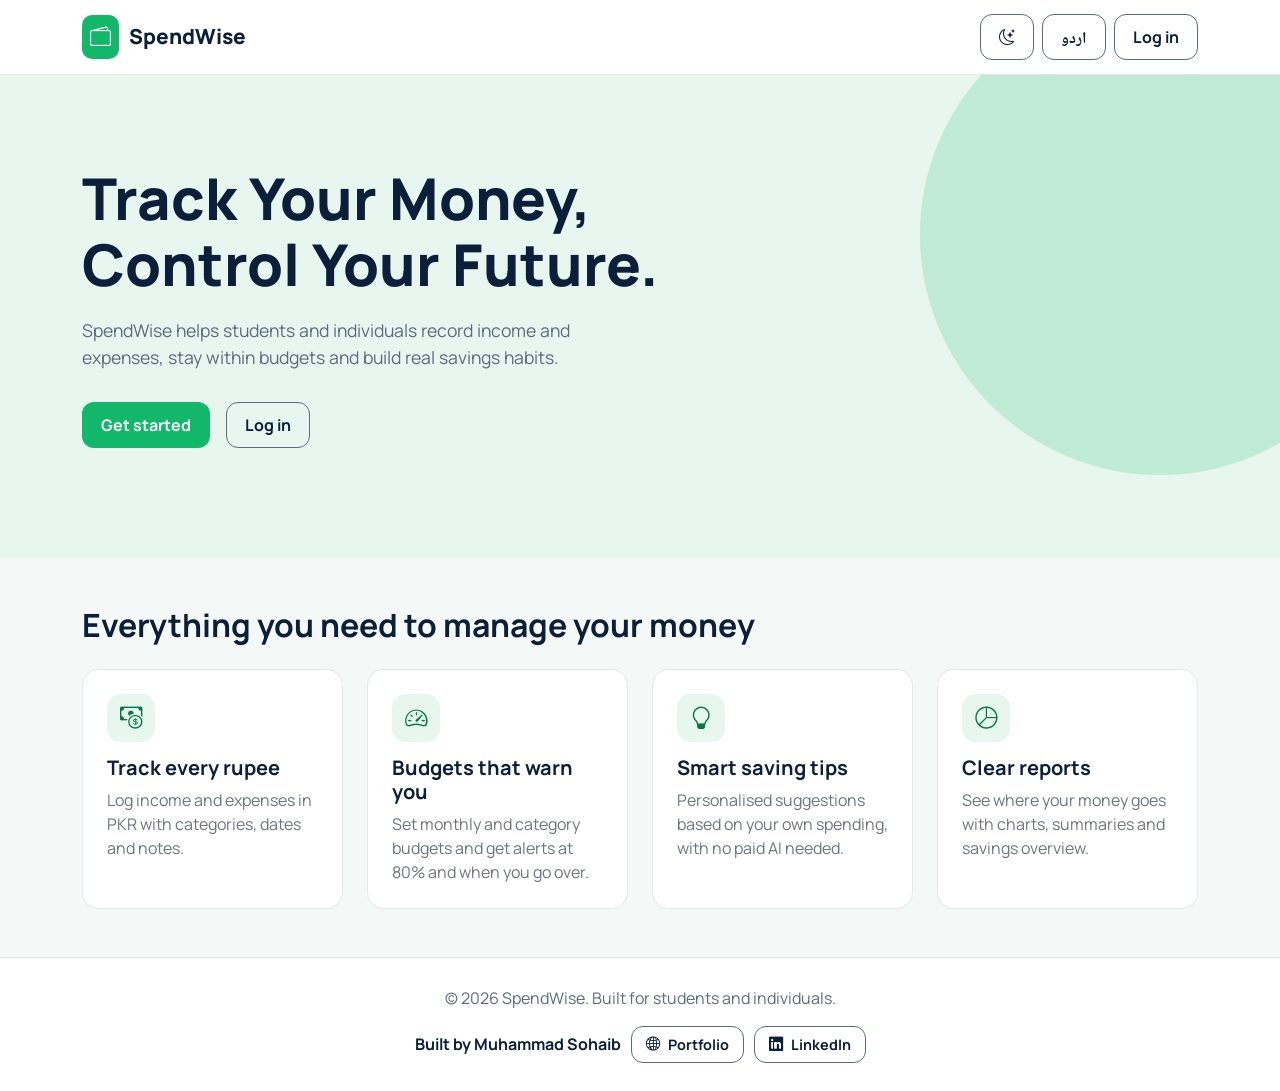
<file: index.html>
<!DOCTYPE html><html lang="en"><head><meta charset="utf-8"><meta name="viewport" content="width=device-width,initial-scale=1">
<link href="https://cdn.jsdelivr.net/npm/bootstrap@5.3.3/dist/css/bootstrap.min.css" rel="stylesheet">
<link href="https://cdn.jsdelivr.net/npm/bootstrap-icons@1.11.3/font/bootstrap-icons.min.css" rel="stylesheet">
<link href="https://fonts.googleapis.com/css2?family=Manrope:wght@400;600;800&family=Noto+Naskh+Arabic:wght@400;600&display=swap" rel="stylesheet">
<link href="css/style.css" rel="stylesheet"><title>SpendWise – Smart Expense Tracker</title></head><body>
<nav class="lnav"><div class="container d-flex align-items-center gap-2">
 <a class="brand" href="index.html"><i class="bi bi-wallet2"></i>SpendWise</a><span class="flex-grow-1"></span>
 <button class="btn-o theme-btn" aria-label="Theme"></button><button class="btn-o lang-btn"></button><a class="btn-o" href="login.html" data-i18n="login"></a></div></nav>
<header class="lhero"><div class="container position-relative" style="z-index:1">
 <h1 data-i18n="hero_title"></h1><p data-i18n="hero_sub"></p>
 <div class="d-flex gap-3 flex-wrap"><a class="btn-g" href="signup.html" data-i18n="start"></a><a class="btn-o" href="login.html" data-i18n="login"></a></div></div></header>
<section class="py-5"><div class="container"><h2 class="fw-bold mb-4" data-i18n="feat_title"></h2><div class="row g-4">
 <div class="col-md-6 col-lg-3"><div class="fcard"><div class="ic"><i class="bi bi-cash-coin"></i></div><h3 class="h5 fw-bold" data-i18n="f1_t"></h3><p class="text-secondary mb-0" data-i18n="f1_d"></p></div></div>
 <div class="col-md-6 col-lg-3"><div class="fcard"><div class="ic"><i class="bi bi-speedometer2"></i></div><h3 class="h5 fw-bold" data-i18n="f2_t"></h3><p class="text-secondary mb-0" data-i18n="f2_d"></p></div></div>
 <div class="col-md-6 col-lg-3"><div class="fcard"><div class="ic"><i class="bi bi-lightbulb"></i></div><h3 class="h5 fw-bold" data-i18n="f3_t"></h3><p class="text-secondary mb-0" data-i18n="f3_d"></p></div></div>
 <div class="col-md-6 col-lg-3"><div class="fcard"><div class="ic"><i class="bi bi-pie-chart"></i></div><h3 class="h5 fw-bold" data-i18n="f4_t"></h3><p class="text-secondary mb-0" data-i18n="f4_d"></p></div></div>
</div></div></section>
<footer class="lf"><div class="container">
 <p class="mb-3" data-i18n="foot"></p>
 <div class="credit"><span>Built by Muhammad Sohaib</span>
  <a class="btn-o" href="https://sohaibportfoliowebsite.netlify.app" target="_blank" rel="noopener noreferrer"><i class="bi bi-globe2"></i>Portfolio</a>
  <a class="btn-o" href="https://www.linkedin.com/in/muhammad-sohaib-b3978242b/" target="_blank" rel="noopener noreferrer"><i class="bi bi-linkedin"></i>LinkedIn</a>
 </div></div></footer>
<script src="js/app.js"></script></body></html>
</file>
<file: css/style.css>
/* ===== SpendWise styles: navy + green fintech theme ===== */
:root{--navy:#0B1F3A;--navy2:#16315A;--green:#12B76A;--green-d:#067647;--mint:#E7F6EE;--bg:#F4F8F6;--mut:#5B6B80;--line:#E1EAE5;--warn:#F79009;--bad:#E5484D;--r:16px;--ink:#0B1F3A;--card:#fff;--hover:#F8FBF9;--track:#E8EFEB;--chrome:#fff;--chrome-ink:#0B1F3A;--chrome-mut:#5B6B80;--chrome-hover:#E7F6EE;--hero:#E7F6EE}
/* Dark theme: switched by data-theme="dark" on <html> */
[data-theme=dark]{--chrome:#0B1F3A;--chrome-ink:#fff;--chrome-mut:#B9C6DA;--chrome-hover:#16315A;--hero:#0B1F3A;--bg:#07121F;--card:#0F2038;--line:#1F3350;--ink:#E6EEF7;--mut:#9AA9BD;--mint:#0F3A2B;--green-d:#4ADE95;--hover:#13294A;--track:#1F3350}
[data-theme=dark] .stat.hero{background:var(--navy2);border-color:var(--navy2)}
[data-theme=dark] .sw-toast{background:var(--navy2)}
[data-theme=dark] .note.warn{background:#3A2A08;color:#FDB022}[data-theme=dark] .note.bad{background:#3F1416;color:#FDA29B}
[data-theme=dark] .ib.del:hover{background:#3F1416}
body{font-family:'Manrope','Noto Naskh Arabic',sans-serif;background:var(--bg);color:var(--ink);margin:0}
[dir=rtl] body{font-family:'Noto Naskh Arabic','Manrope',sans-serif}
a{color:var(--green-d)}
/* Buttons */
.btn-g,.btn-soft,.btn-o{display:inline-flex;align-items:center;gap:8px;border-radius:12px;padding:10px 18px;font-weight:700;text-decoration:none;cursor:pointer;transition:.2s;border:1px solid transparent}
.btn-g{background:var(--green);color:#fff}.btn-g:hover{background:var(--green-d);color:#fff;transform:translateY(-2px)}
.btn-soft{background:var(--card);border-color:var(--line);color:var(--ink)}.btn-soft:hover{border-color:var(--green);color:var(--green-d)}
.btn-o{background:transparent;border-color:var(--chrome-mut);color:var(--chrome-ink)}.btn-o:hover{background:var(--chrome-ink);color:var(--chrome)}
:focus-visible{outline:3px solid var(--green);outline-offset:2px}
/* App shell */
#sidebar{width:248px;background:var(--chrome);color:var(--chrome-ink);border-inline-end:1px solid var(--line);position:fixed;inset-block:0;inset-inline-start:0;padding:24px 16px;z-index:40;transition:transform .25s}
.brand{display:flex;align-items:center;gap:10px;font-size:1.3rem;font-weight:800;color:var(--chrome-ink);text-decoration:none;margin-bottom:28px}
.brand i{color:#fff;background:var(--green);border-radius:10px;padding:6px 8px}
.nav-l{display:flex;align-items:center;gap:12px;padding:12px 14px;border-radius:12px;color:var(--chrome-mut);text-decoration:none;font-weight:600;margin-bottom:6px;transition:.2s}
.nav-l:hover{background:var(--chrome-hover);color:var(--chrome-ink)}.nav-l.active{background:var(--green);color:#fff}
.main{margin-inline-start:248px;min-height:100vh}
#topbar{display:flex;align-items:center;gap:12px;padding:16px 28px;background:var(--card);border-bottom:1px solid var(--line);position:sticky;top:0;z-index:30}
#topbar .grow{flex:1;font-weight:700}.menu-btn{display:none;border:0;background:none;font-size:1.6rem;color:var(--ink)}
.content{padding:28px}
h1.pt{font-size:1.6rem;font-weight:800;margin-bottom:20px}
/* Cards */
.card-sw{background:var(--card);border:1px solid var(--line);border-radius:var(--r);padding:20px;height:100%;transition:.2s}
.card-sw:hover{box-shadow:0 8px 24px rgba(11,31,58,.08)}
.card-sw h2{font-size:1.05rem;font-weight:800;margin-bottom:14px}
.stat{display:flex;gap:14px;align-items:center}
.stat .ic{width:46px;height:46px;border-radius:14px;background:var(--mint);color:var(--green-d);display:grid;place-items:center;font-size:1.3rem}
.stat small{color:var(--mut);font-weight:600}.stat b{display:block;font-size:1.3rem}
.stat.hero{background:var(--navy);color:#fff;border-color:var(--navy)}.stat.hero small{color:#B9C6DA}
.stat.hero .ic{background:var(--green);color:#fff}.stat.hero b{font-size:1.6rem}
/* Progress bars */
.bar{height:10px;background:var(--track);border-radius:99px;overflow:hidden}
.bar i{display:block;height:100%;background:var(--green);border-radius:99px;transition:width .6s}
.bar i.warn{background:var(--warn)}.bar i.bad{background:var(--bad)}
.note{padding:10px 14px;border-radius:12px;font-weight:600;font-size:.9rem;margin-top:10px}
.note.warn{background:#FEF0C7;color:#93370D}.note.bad{background:#FEE4E2;color:#B42318}
.tip{display:flex;gap:12px;padding:12px 14px;background:var(--mint);border-radius:12px;margin-bottom:10px}
.tip i{color:var(--green-d);font-size:1.2rem}
/* Forms and tables */
.form-control,.form-select{border-radius:12px;border-color:var(--line);padding:10px 14px}
.form-control:focus,.form-select:focus{border-color:var(--green);box-shadow:0 0 0 3px rgba(18,183,106,.2)}
.form-label{font-weight:700;font-size:.9rem}
.tbl{width:100%;border-collapse:collapse;min-width:0}
.tbl th{color:var(--mut);font-size:.85rem;padding:10px;border-bottom:1px solid var(--line);text-align:start}
.tbl td{padding:12px 10px;border-bottom:1px solid var(--line);vertical-align:middle}
.tbl tr:hover td{background:var(--hover)}
.chip{background:var(--mint);color:var(--green-d);padding:3px 10px;border-radius:99px;font-size:.8rem;font-weight:700}
.inc{color:var(--green-d);font-weight:800}.exp{color:var(--bad);font-weight:800}
.ib{border:0;background:none;color:var(--mut);font-size:1.1rem;padding:4px 8px;border-radius:8px}.ib:hover{background:var(--mint);color:var(--green-d)}.ib.del:hover{background:#FEE4E2;color:var(--bad)}
.empty{text-align:center;color:var(--mut);padding:24px}
.chart-box{position:relative;height:260px}
.sw-toast{position:fixed;inset-block-end:24px;inset-inline-end:24px;background:var(--navy);color:#fff;padding:12px 18px;border-radius:12px;z-index:99;font-weight:600}
/* Auth */
.auth-wrap{min-height:100vh;display:grid;place-items:center;padding:20px;background:linear-gradient(135deg,var(--hero),var(--bg))}
.auth-card{background:var(--card);border-radius:20px;padding:32px;width:100%;max-width:420px}
.pw{position:relative}.pw input{padding-inline-end:44px}
.pw-toggle{position:absolute;inset-inline-end:8px;top:50%;transform:translateY(-50%);border:0;background:none;color:var(--mut);font-size:1.1rem}
.ferr{color:var(--bad);font-size:.85rem;min-height:1.2em;display:block}
/* Landing */
.lnav{background:var(--chrome);padding:14px 0;border-bottom:1px solid var(--line)}.lnav .brand{margin:0}
.lhero{background:var(--hero);color:var(--chrome-ink);padding:90px 0 110px;position:relative;overflow:hidden}
.lhero::after{content:"";position:absolute;width:480px;height:480px;border-radius:50%;background:var(--green);opacity:.18;inset-inline-end:-120px;top:-80px}
.lhero h1{font-size:clamp(2.2rem,5vw,3.6rem);font-weight:800;max-width:720px;line-height:1.15}
.lhero p{max-width:560px;color:var(--chrome-mut);font-size:1.1rem;margin:20px 0 32px}
.fcard{background:var(--card);border:1px solid var(--line);border-radius:var(--r);padding:24px;height:100%;transition:.2s}
.fcard:hover{transform:translateY(-4px);box-shadow:0 12px 28px rgba(11,31,58,.1)}
.fcard .ic{width:48px;height:48px;border-radius:14px;background:var(--mint);color:var(--green-d);display:grid;place-items:center;font-size:1.4rem;margin-bottom:14px}
footer.lf{background:var(--chrome);border-top:1px solid var(--line);color:var(--chrome-mut);padding:28px 0;text-align:center}
/* Responsive */
@media(max-width:991px){#sidebar{transform:translateX(-100%)}[dir=rtl] #sidebar{transform:translateX(100%)}#sidebar.open{transform:none!important}.main{margin-inline-start:0}.menu-btn{display:block}.content{padding:16px}}
@media(prefers-reduced-motion:reduce){*{transition:none!important}}
/* Loading state while Firebase data arrives */
body.is-loading .content{opacity:.5;pointer-events:none;transition:opacity .2s}
body.is-loading::before{content:"";position:fixed;top:0;inset-inline-start:0;height:3px;width:40%;background:var(--green);z-index:99;animation:swload 1s ease-in-out infinite}
@keyframes swload{from{transform:translateX(-100%)}to{transform:translateX(260%)}}

/* ===== Phone layout (screens up to 576px wide) ===== */
@media(max-width:576px){
  .content{padding:14px 12px}
  h1.pt{font-size:1.3rem;margin-bottom:14px}
  .row.g-3{--bs-gutter-x:.75rem;--bs-gutter-y:.75rem}
  .card-sw{padding:14px}.card-sw h2{font-size:1rem;margin-bottom:10px}
  .chart-box{height:220px}
  #sidebar{width:min(280px,82vw)}
  /* top bar: smaller buttons, logout shows only its icon, long names are cut */
  #topbar{padding:10px 12px;gap:8px}
  #topbar .btn-soft{padding:8px 10px;font-size:.85rem}
  #topbar .grow{min-width:0;overflow:hidden;text-overflow:ellipsis;white-space:nowrap;font-size:.9rem}
  #logout span{display:none}
  /* stat cards: icon on top, number below, so long amounts fit */
  .stat{flex-direction:column;align-items:flex-start;gap:10px}
  .stat .ic{width:38px;height:38px;font-size:1.1rem;border-radius:12px}
  .stat b{font-size:1.05rem;word-break:break-word}.stat.hero b{font-size:1.15rem}
  .tip{padding:10px 12px}
  /* transaction rows become small cards: title + amount, date + category, then buttons */
  .tbl.tx,.tbl.tx tbody{display:block;width:100%}
  .tbl.tx thead{display:none}
  .tbl.tx tr{display:grid;grid-template-columns:1fr auto;gap:4px 12px;padding:12px 2px;border-bottom:1px solid var(--line)}
  .tbl.tx td{display:block;border:0;padding:0;background:none!important}
  .tbl.tx td:nth-child(2){grid-column:1;grid-row:1}
  .tbl.tx td:nth-child(4){grid-column:2;grid-row:1;justify-self:end}
  .tbl.tx td:nth-child(1){grid-column:1;grid-row:2;color:var(--mut);font-size:.82rem}
  .tbl.tx td:nth-child(3){grid-column:2;grid-row:2;justify-self:end}
  .tbl.tx td:nth-child(5){grid-column:1/-1;grid-row:3;justify-self:end}
  .tbl.tx td[colspan]{grid-column:1/-1!important;grid-row:1!important;justify-self:stretch}
  /* landing page and login */
  .lnav .brand{font-size:1.1rem}.lnav .btn-o{padding:7px 10px;font-size:.85rem}
  .lhero{padding:56px 0 70px}.lhero p{font-size:1rem;margin:16px 0 24px}
  .auth-card{padding:22px}
}

/* Footer credit with portfolio and LinkedIn buttons */
.credit{display:flex;flex-wrap:wrap;gap:10px;justify-content:center;align-items:center}
.credit span{color:var(--chrome-ink);font-weight:700}
.credit .btn-o{padding:7px 14px;font-size:.9rem}
</file>
